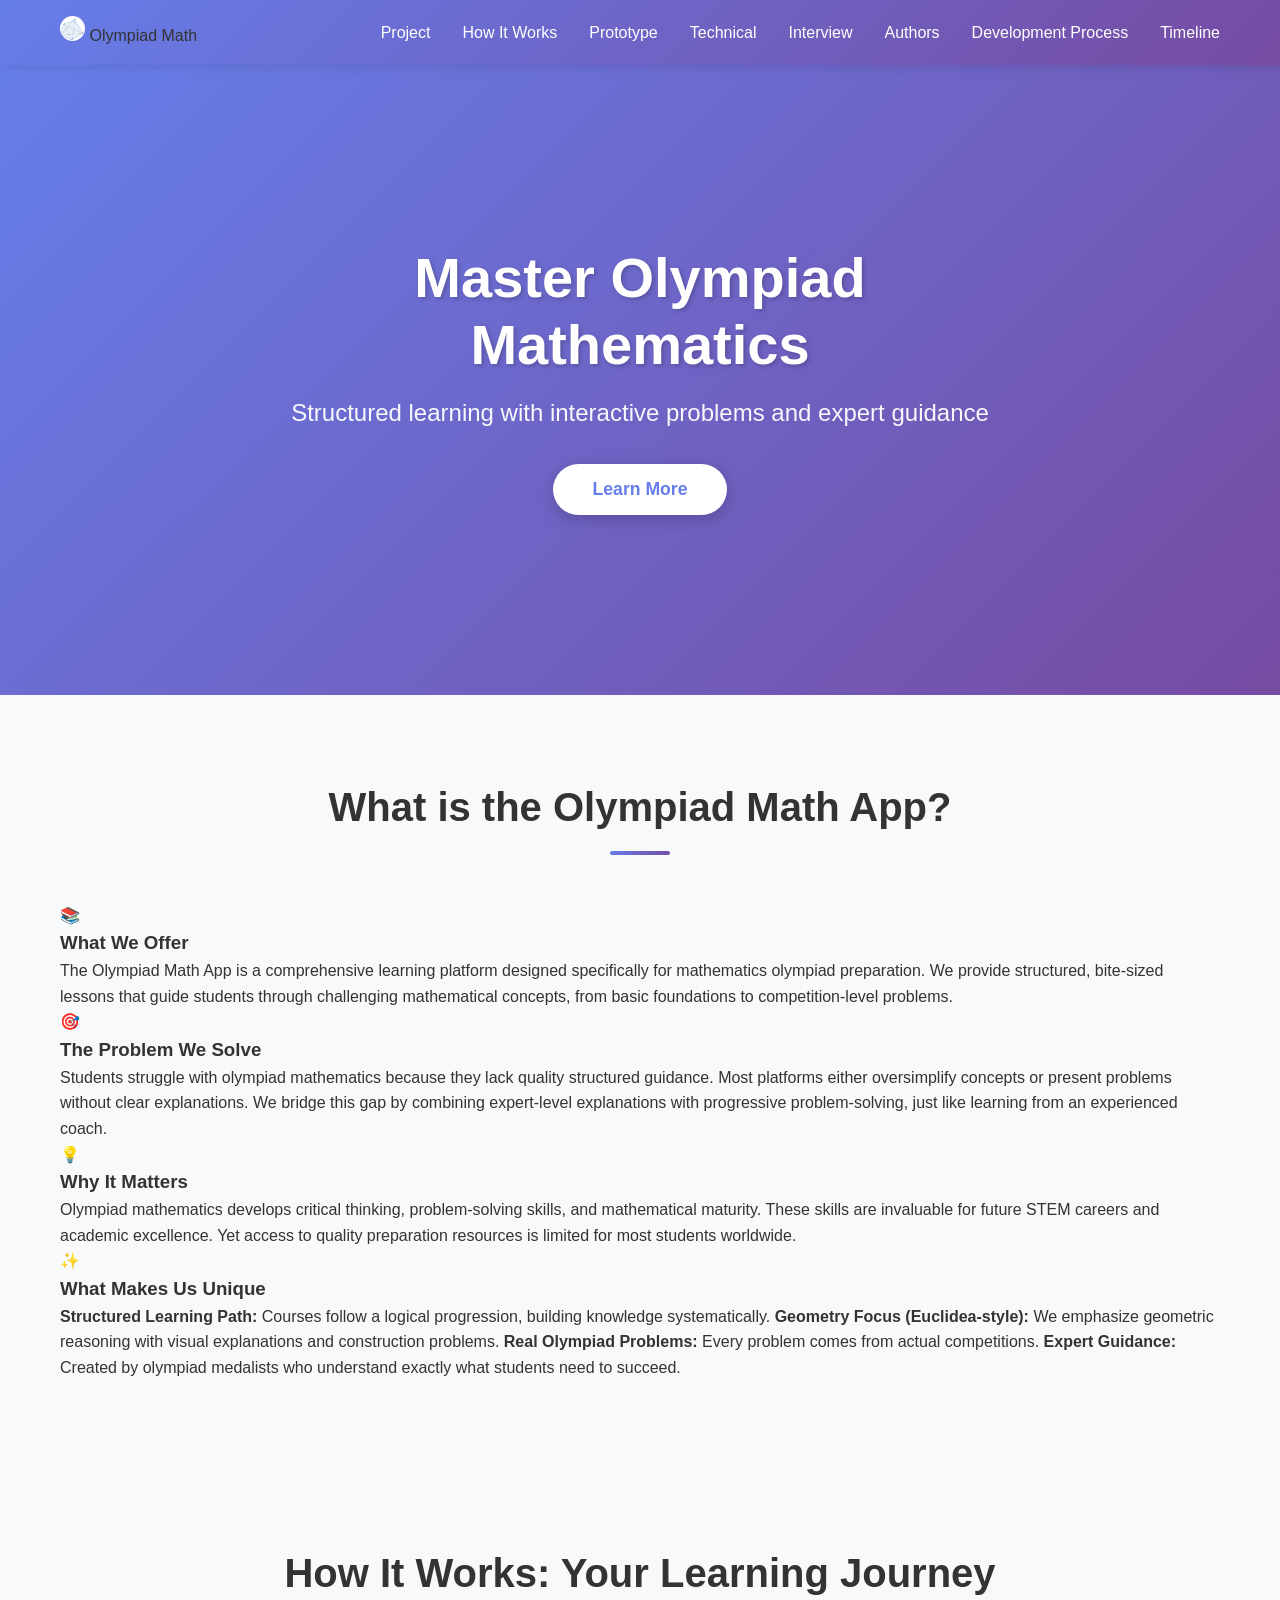
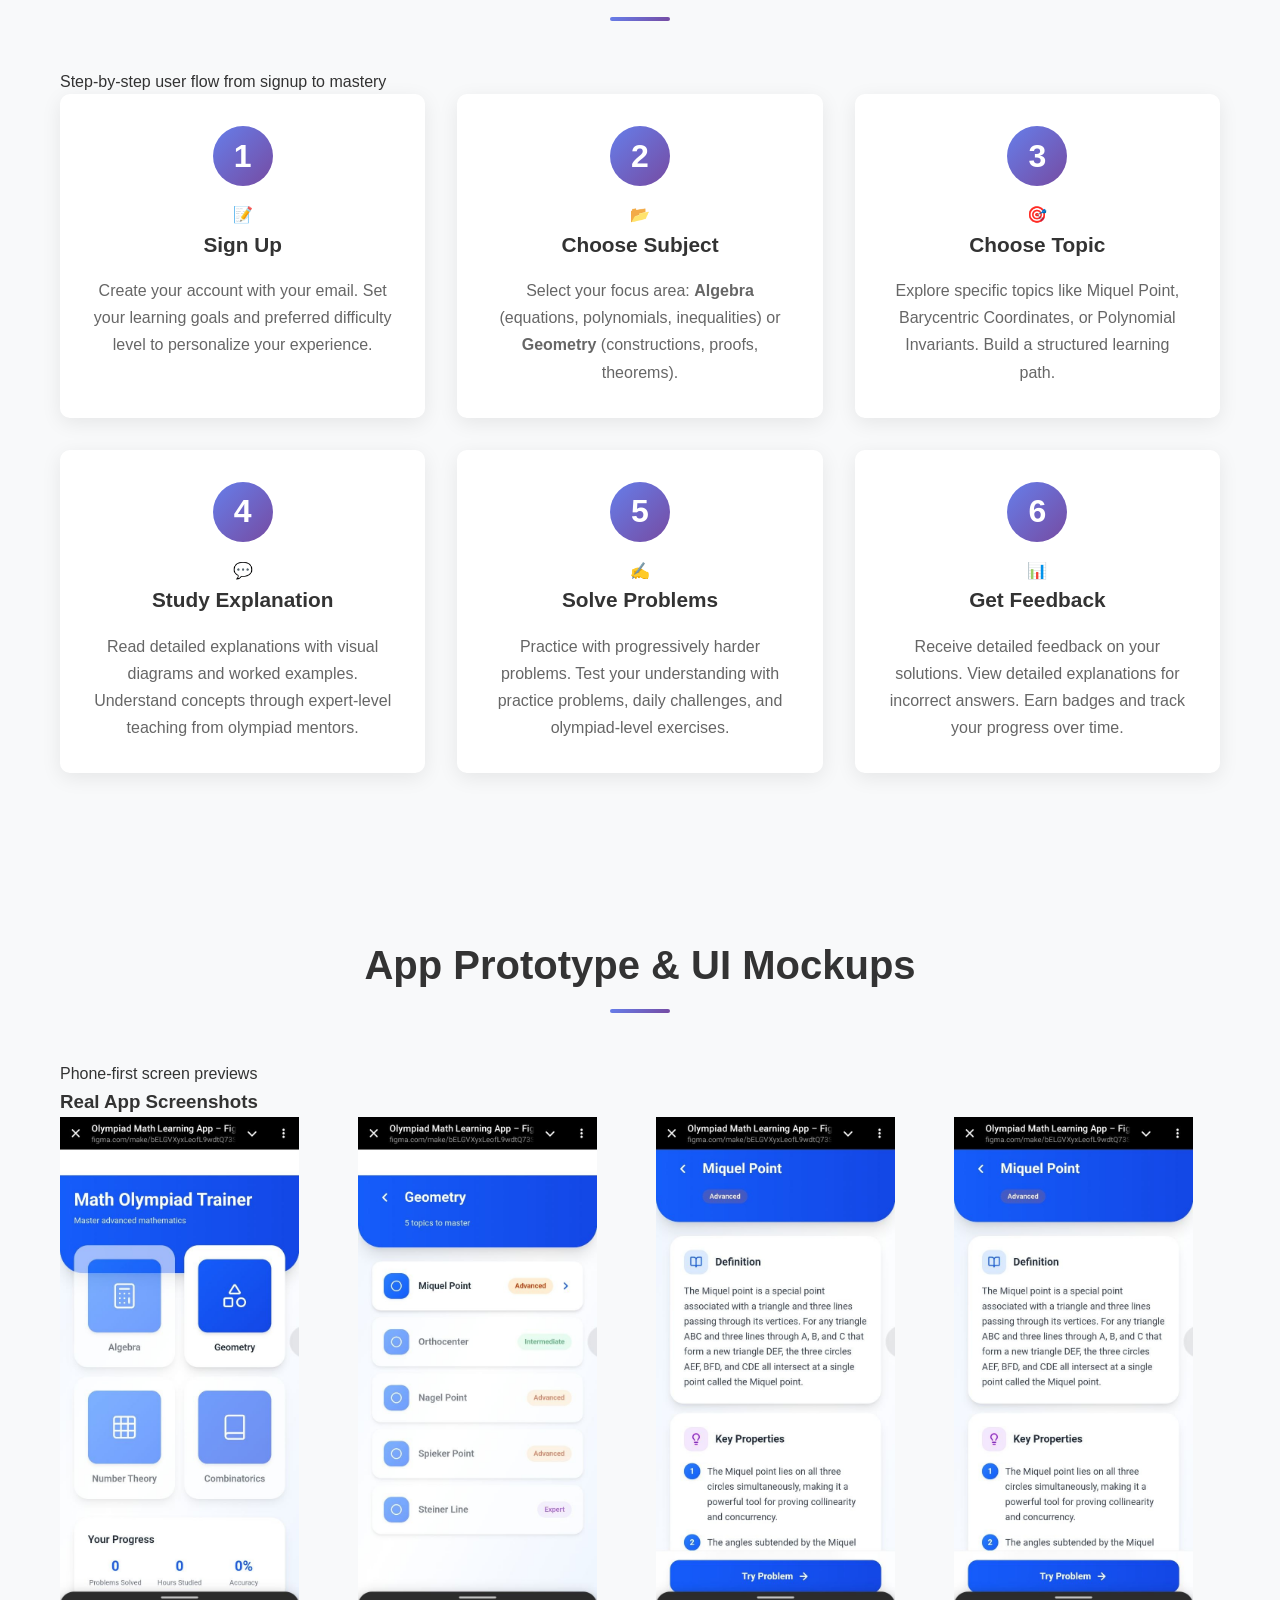
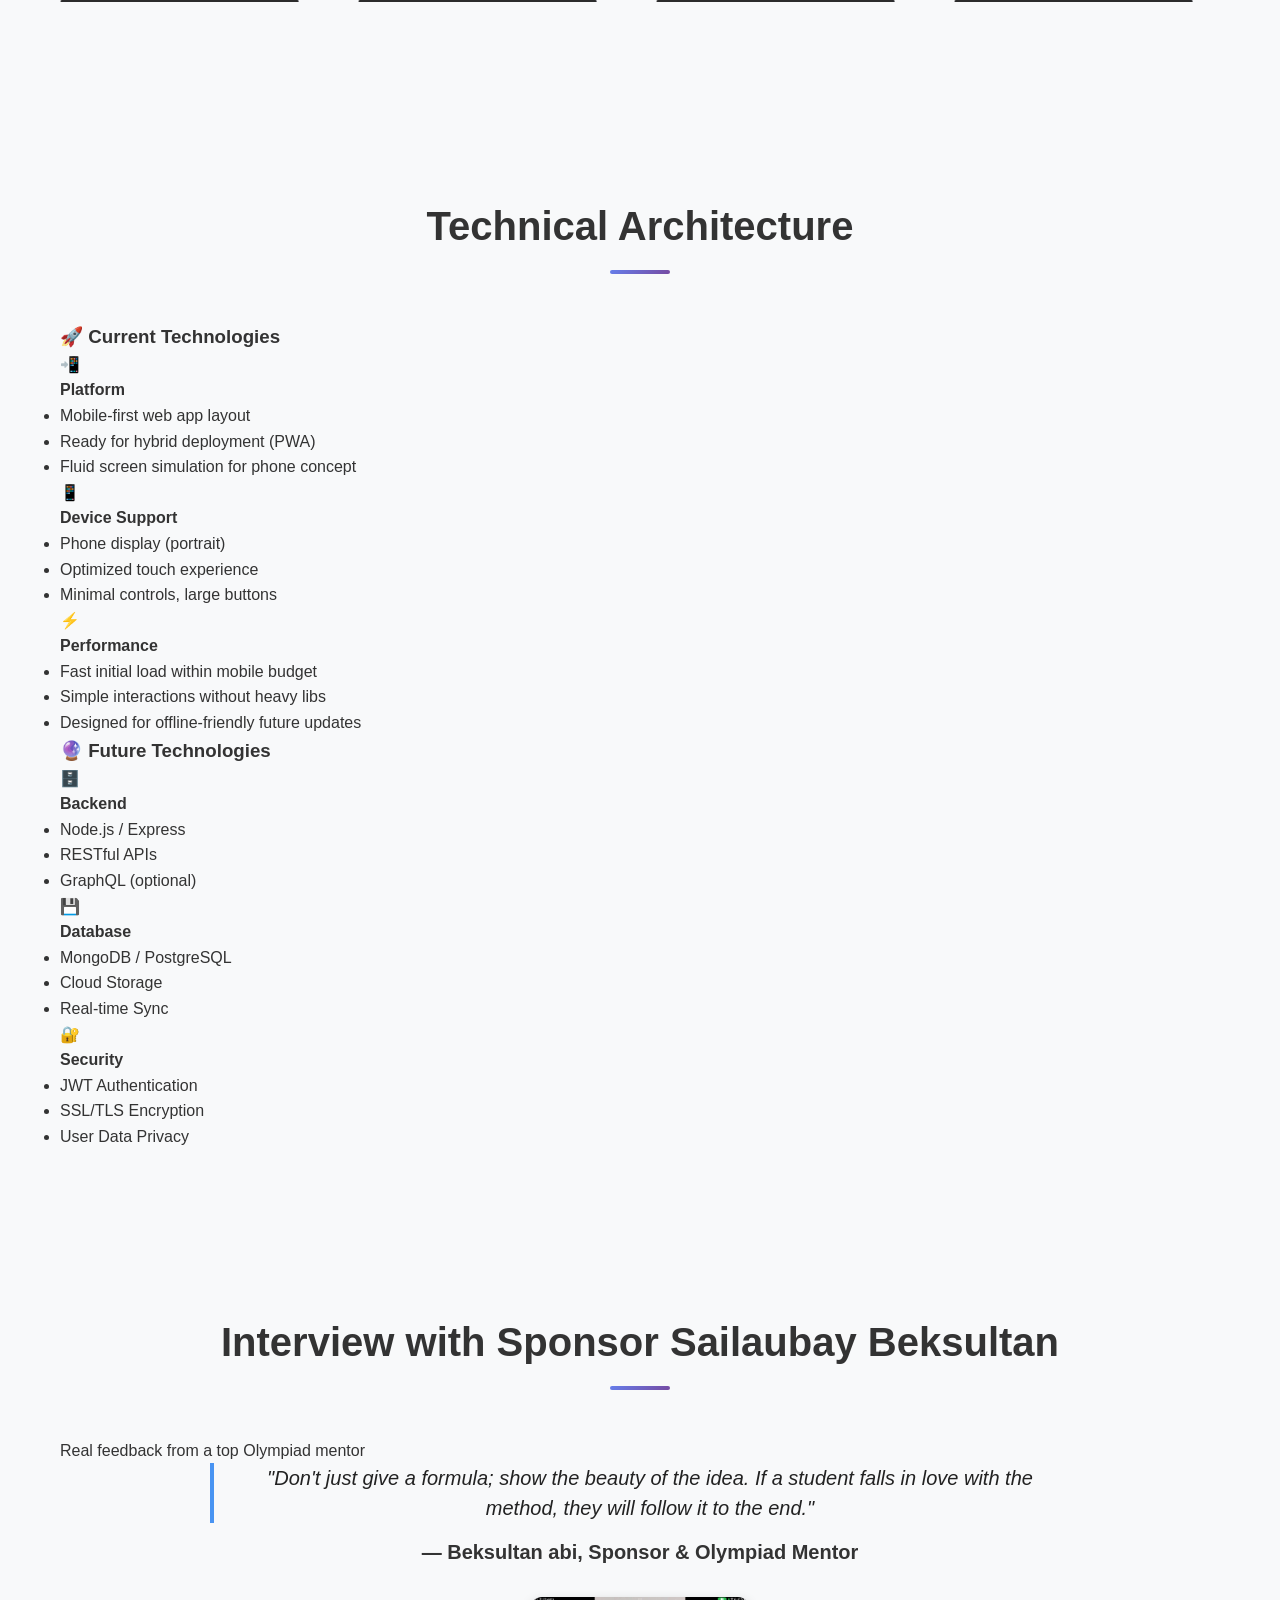
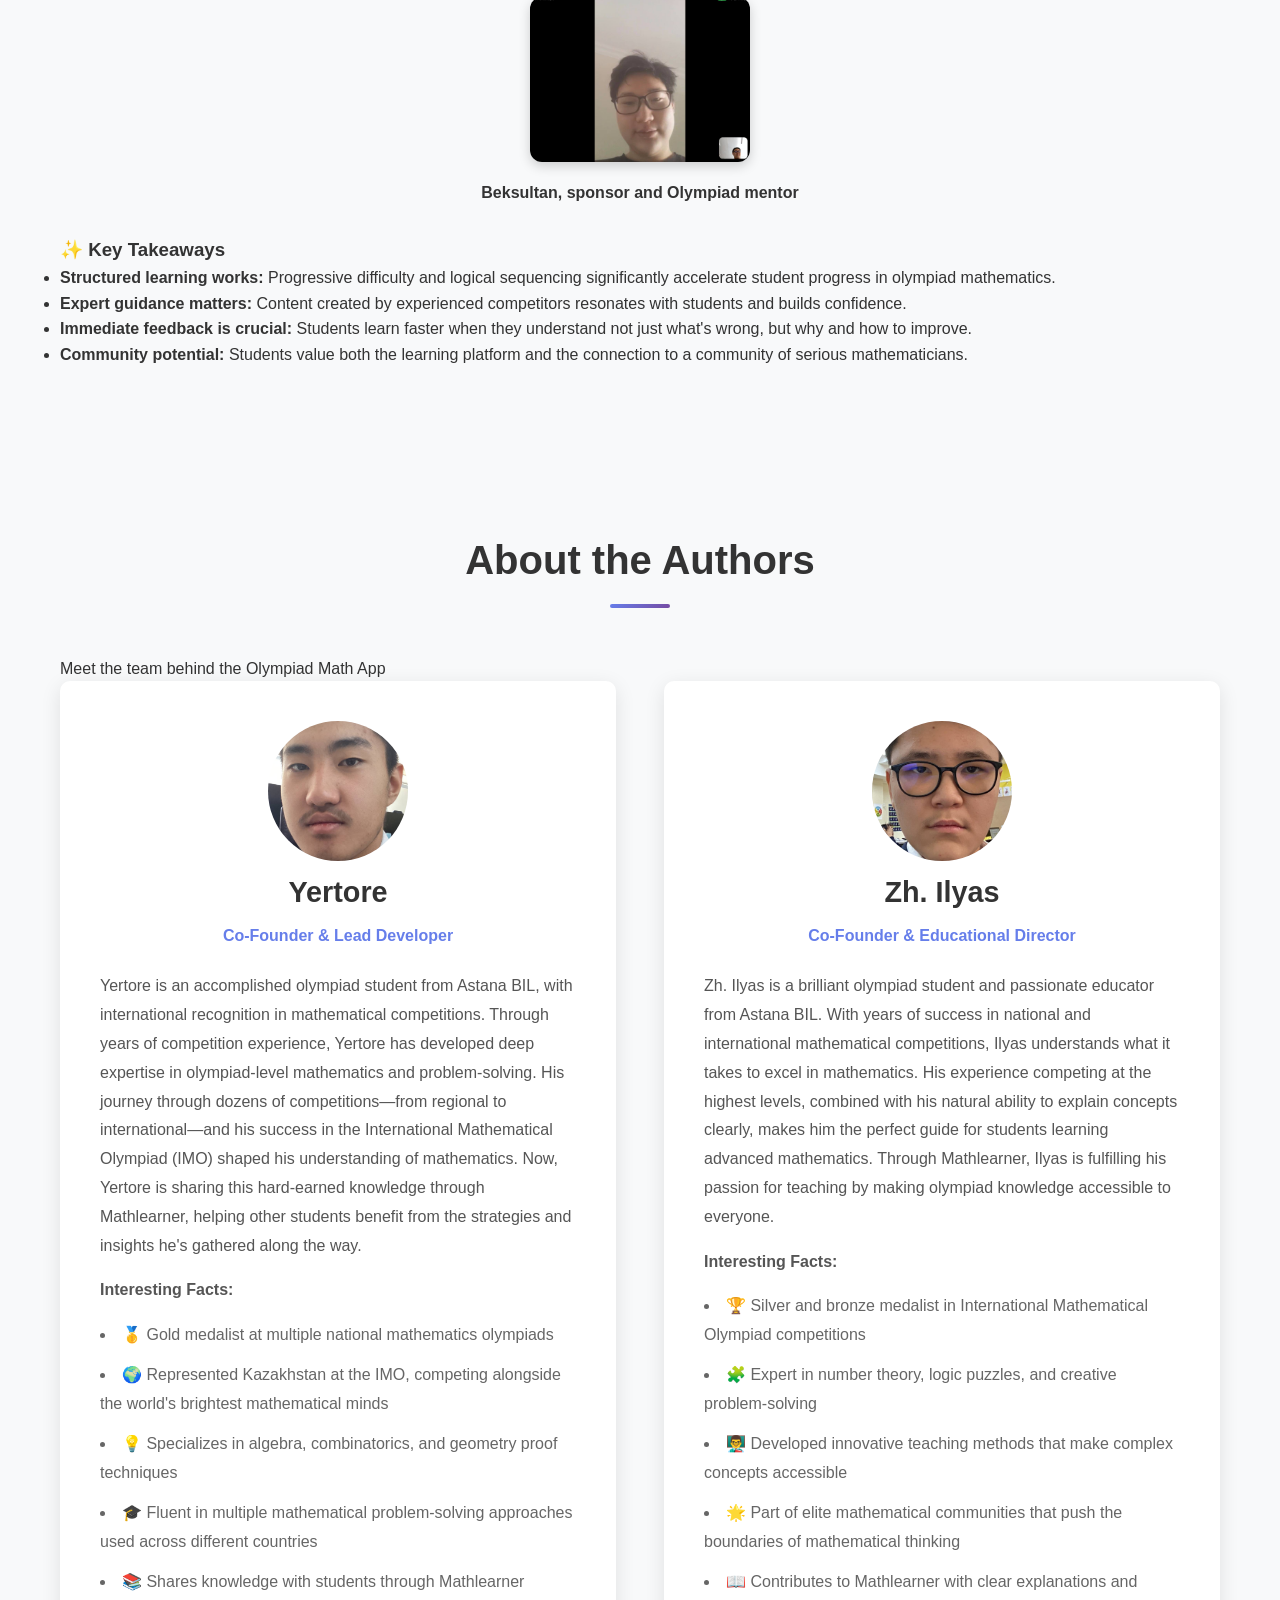
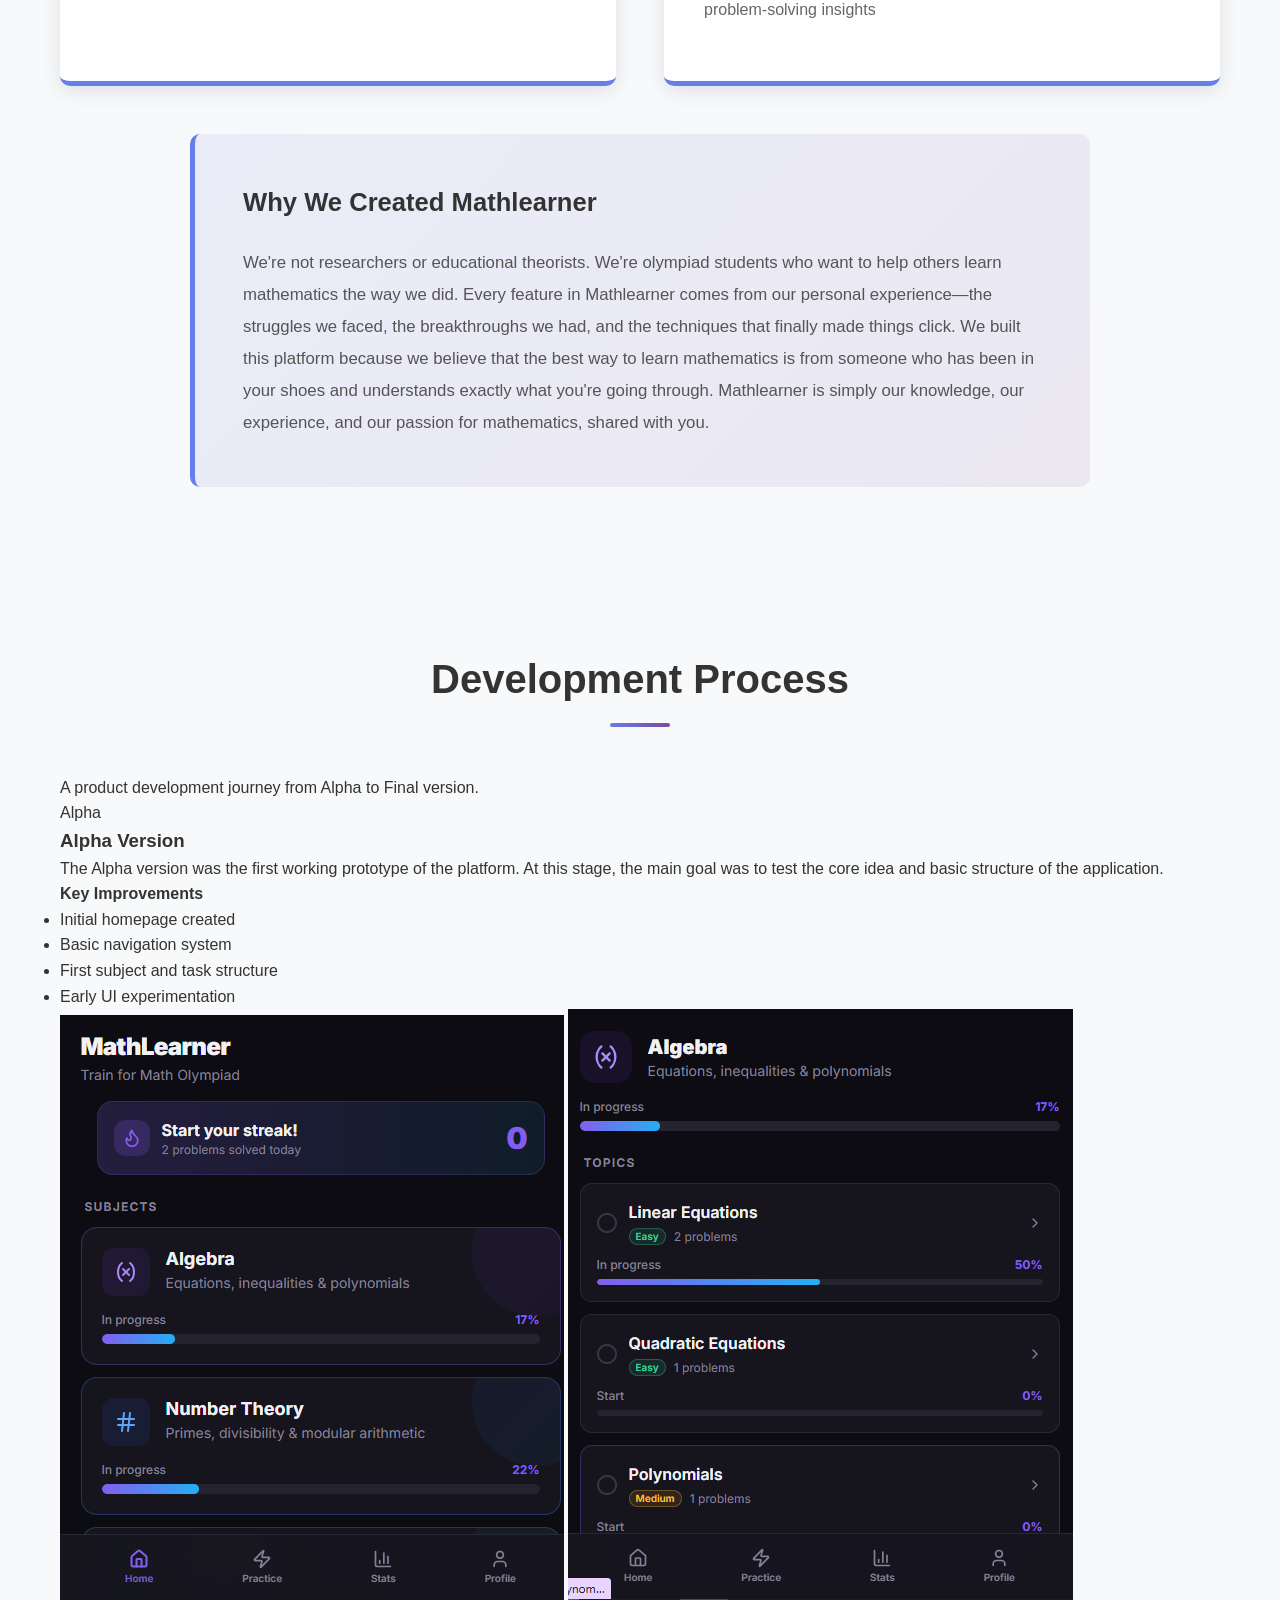
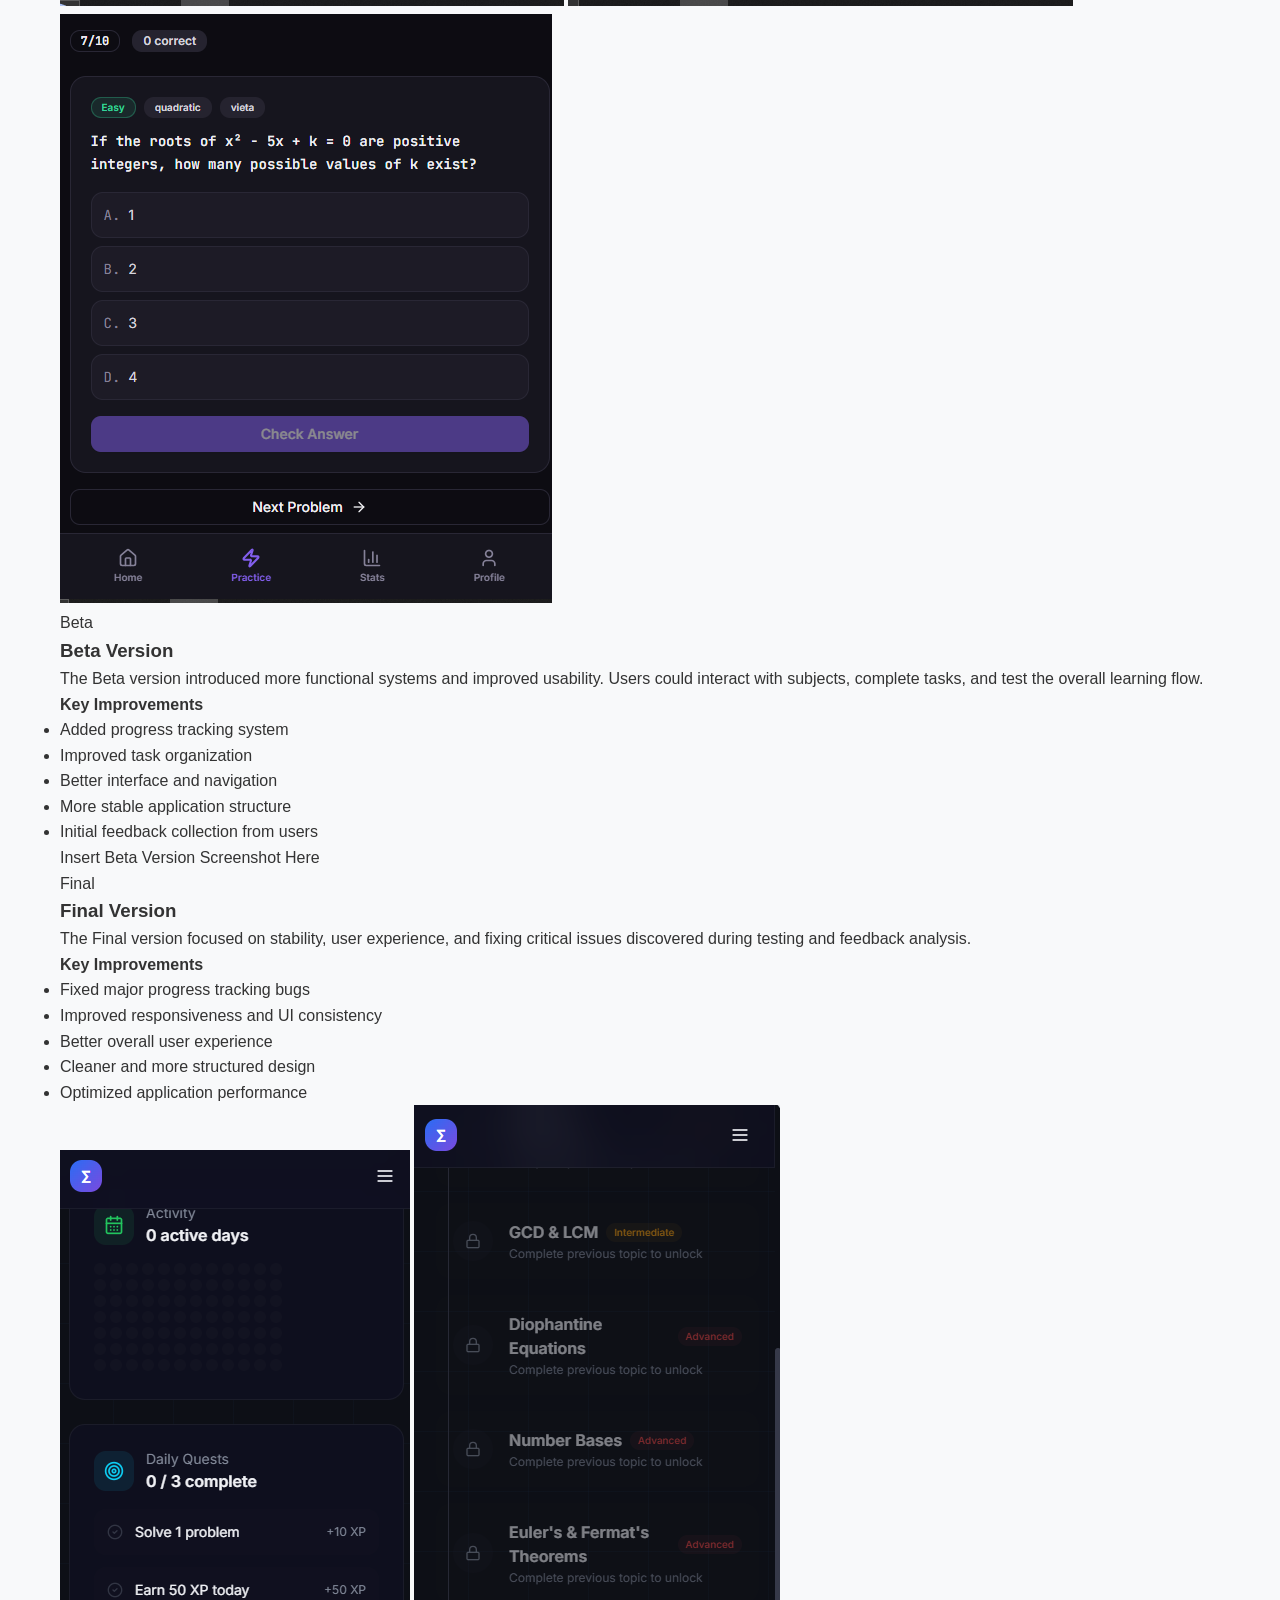
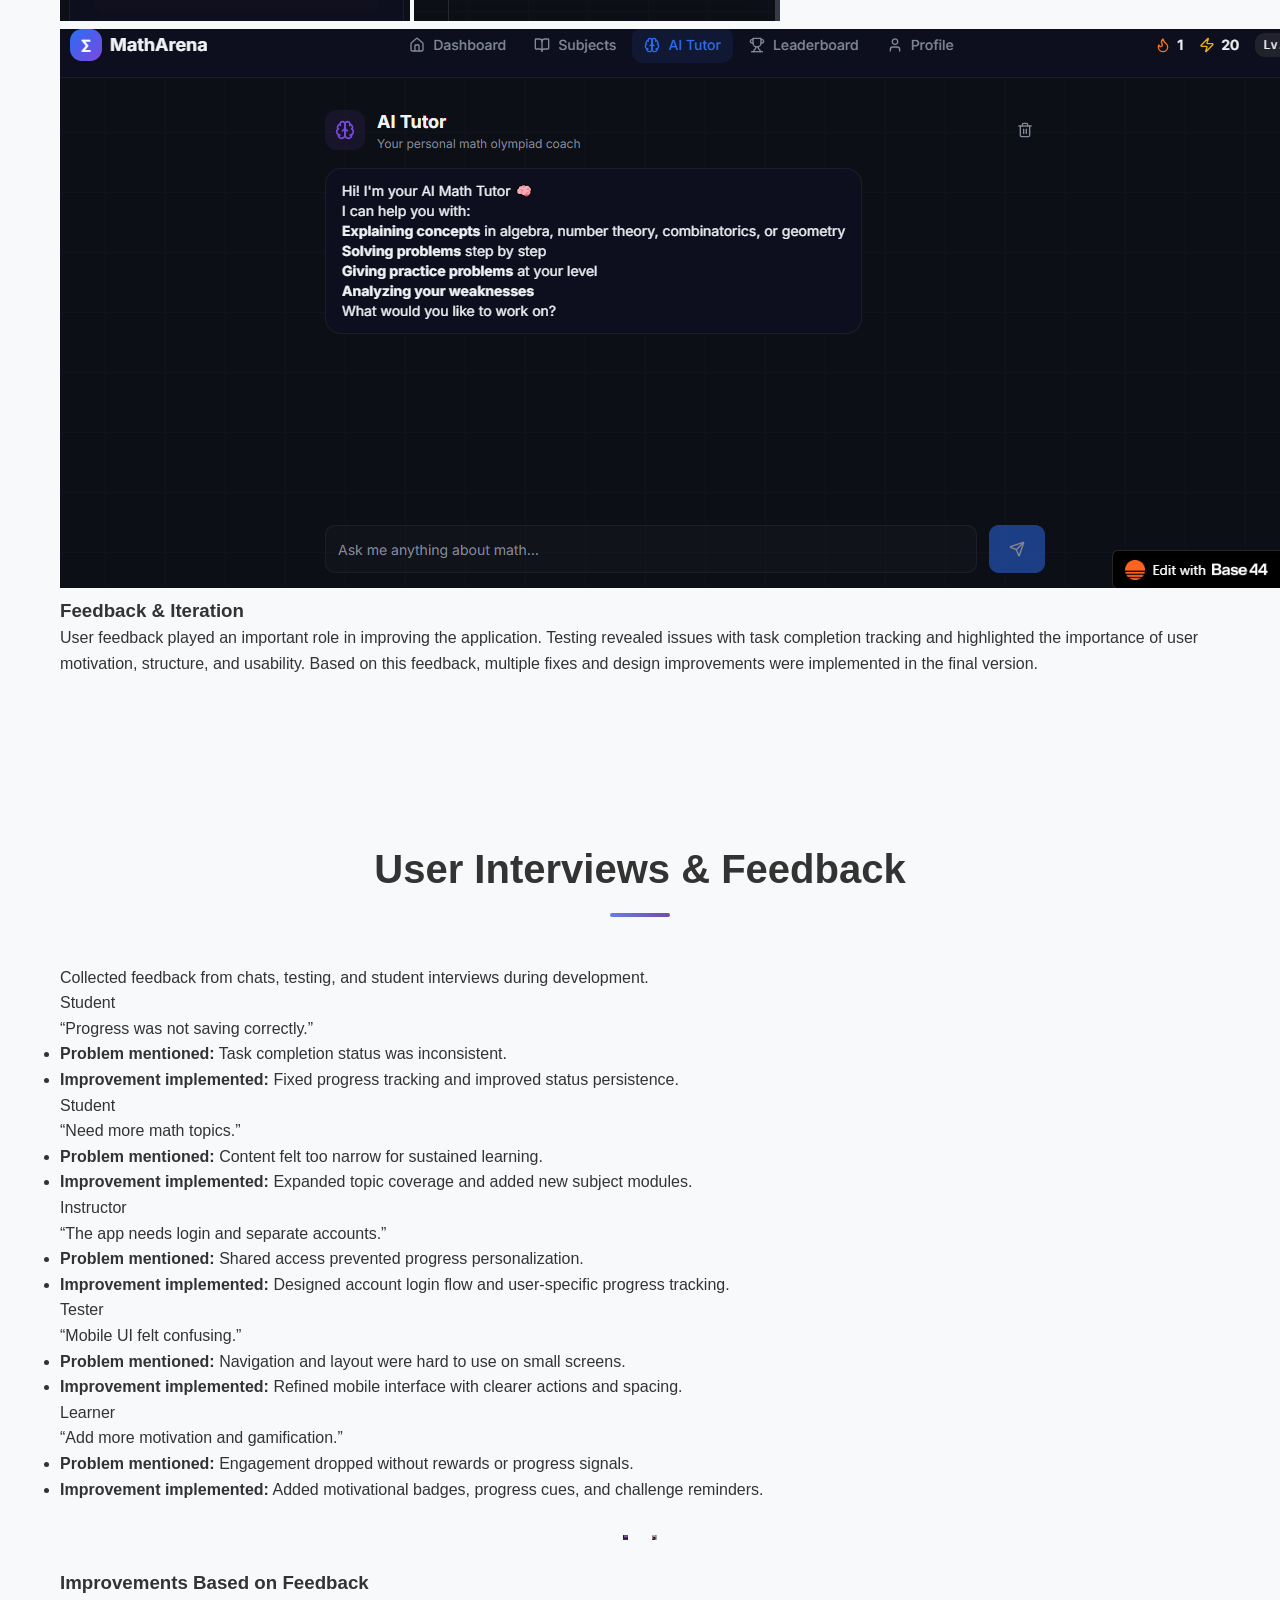
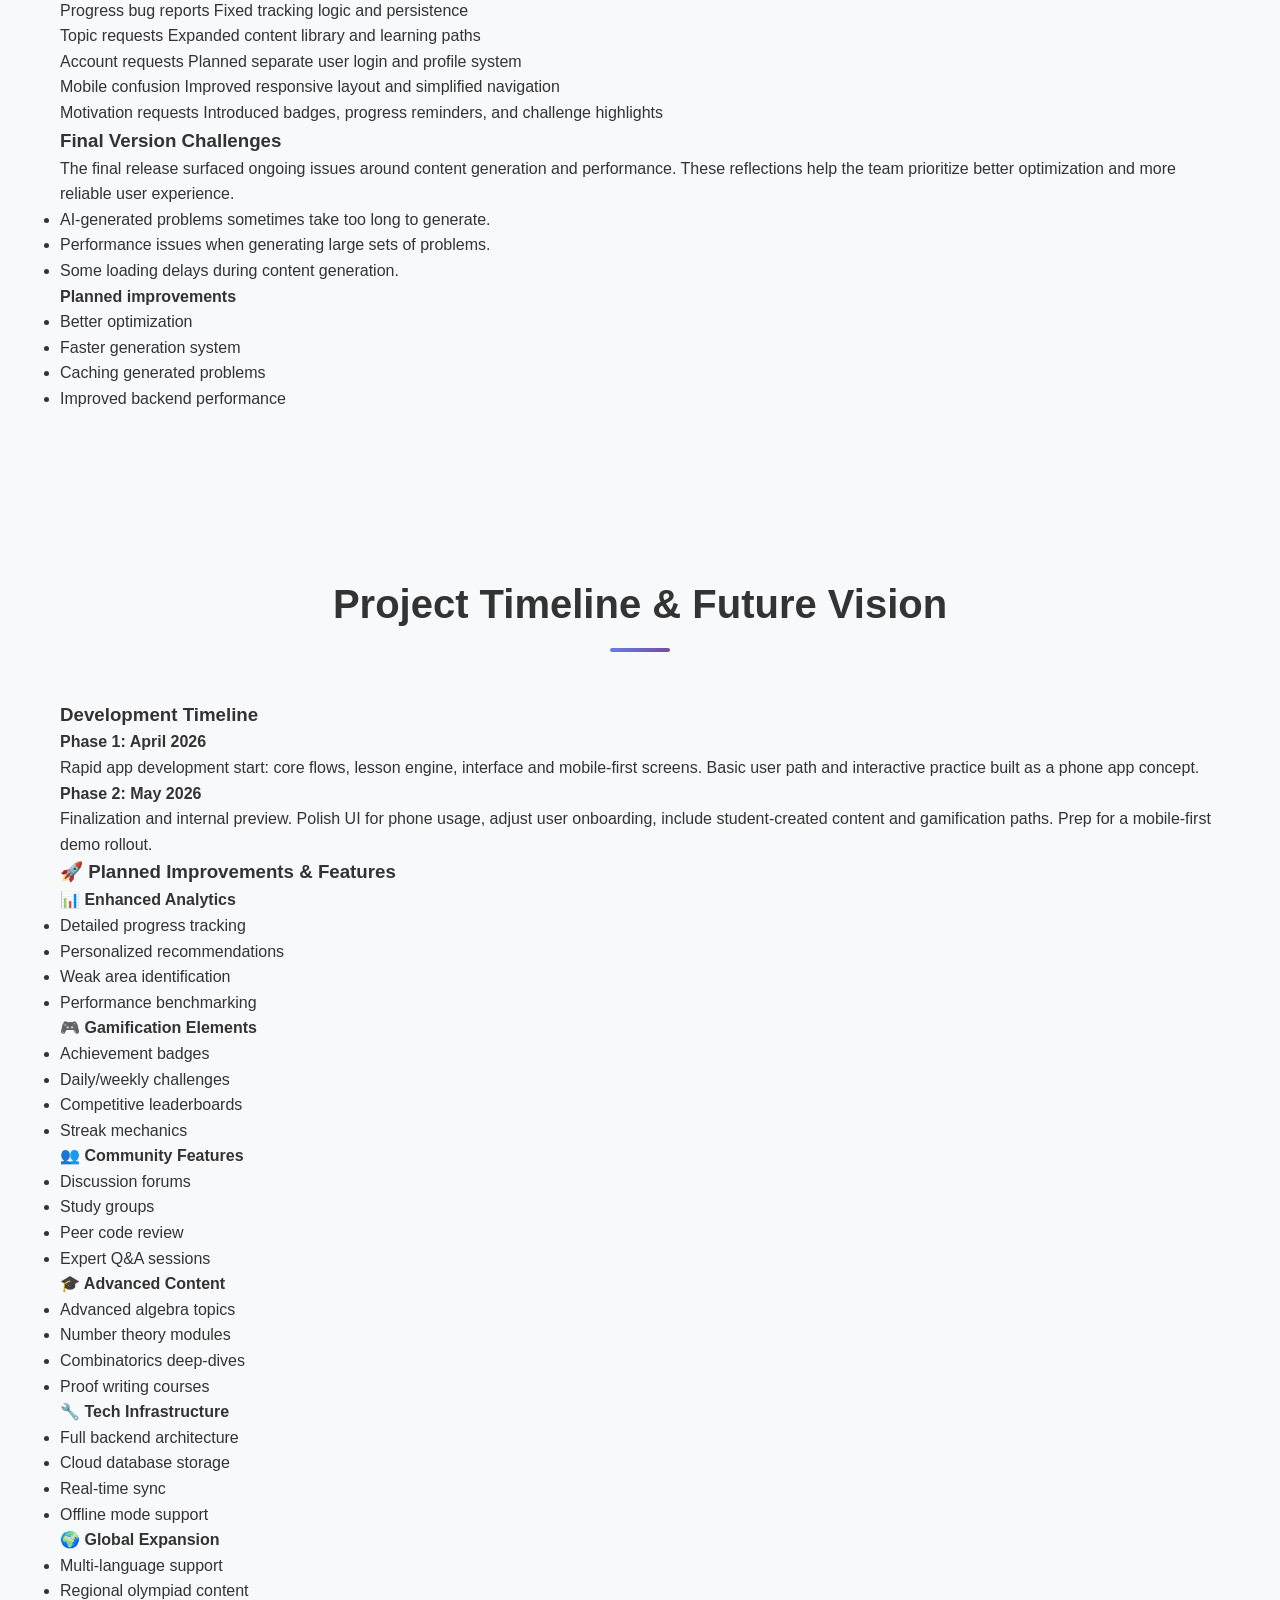
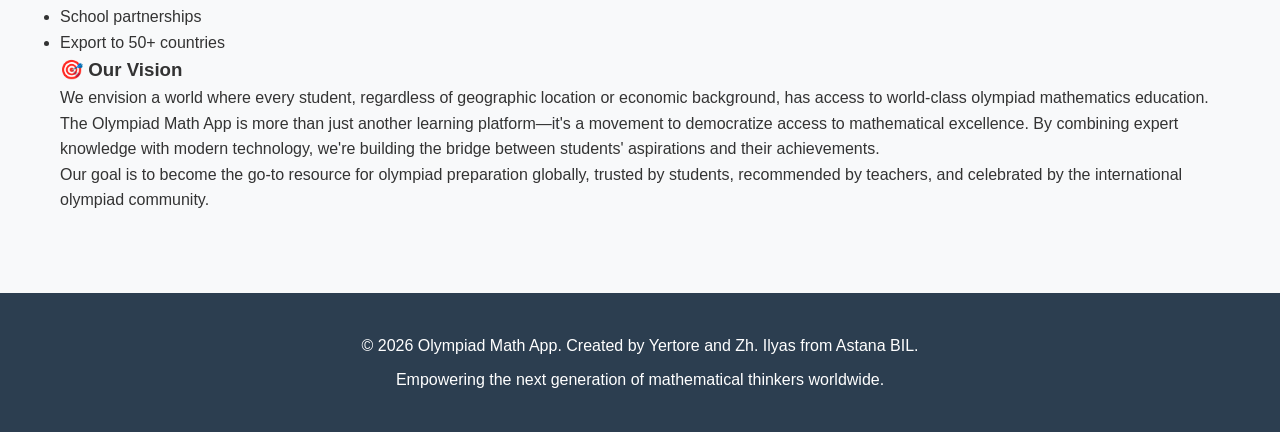
<file: index.html>
<!DOCTYPE html>
<html lang="en">
<head>
    <meta charset="UTF-8">
    <meta name="viewport" content="width=device-width, initial-scale=1.0">
    <title>Olympiad Math App - Master Mathematics Like Never Before</title>
    <link rel="stylesheet" href="styles.css">
</head>
<body>
    <!-- Navigation Bar -->
    <nav class="navbar">
        <div class="nav-container">
            <div class="logo">
                <img src="LOGO appl.PNG" alt="Olympiad Math App Logo" class="logo-image" style="height: 25px; width: 25px; border-radius: 50%; object-fit: cover;">
                <span class="logo-text">Olympiad Math</span>
            </div>
            <ul class="nav-menu">
                <li><a href="#project" class="nav-link">Project</a></li>
                <li><a href="#functionality" class="nav-link">How It Works</a></li>
                <li><a href="#prototype" class="nav-link">Prototype</a></li>
                <li><a href="#technical" class="nav-link">Technical</a></li>
                <li><a href="#interview" class="nav-link">Interview</a></li>
                <li><a href="#creators" class="nav-link">Authors</a></li>
                <li><a href="#development-process" class="nav-link">Development Process</a></li>
                <li><a href="#timeline" class="nav-link">Timeline</a></li>
            </ul>
            <div class="hamburger">
                <span></span>
                <span></span>
                <span></span>
            </div>
        </div>
    </nav>

    <!-- Hero Section -->
    <section class="hero">
        <div class="hero-content">
            <h1 class="hero-title">Master Olympiad Mathematics</h1>
            <p class="hero-subtitle">Structured learning with interactive problems and expert guidance</p>
            <button class="cta-button" onclick="document.getElementById('project').scrollIntoView({behavior: 'smooth'})">Learn More</button>
        </div>
    </section>

    <!-- Section 1: Project Description -->
    <section id="project" class="section">
        <div class="container">
            <h2 class="section-title">What is the Olympiad Math App?</h2>
            <div class="project-description">
                <div class="description-card">
                    <div class="description-icon">📚</div>
                    <h3>What We Offer</h3>
                    <p>The Olympiad Math App is a comprehensive learning platform designed specifically for mathematics olympiad preparation. We provide structured, bite-sized lessons that guide students through challenging mathematical concepts, from basic foundations to competition-level problems.</p>
                </div>
                <div class="description-card">
                    <div class="description-icon">🎯</div>
                    <h3>The Problem We Solve</h3>
                    <p>Students struggle with olympiad mathematics because they lack quality structured guidance. Most platforms either oversimplify concepts or present problems without clear explanations. We bridge this gap by combining expert-level explanations with progressive problem-solving, just like learning from an experienced coach.</p>
                </div>
                <div class="description-card">
                    <div class="description-icon">💡</div>
                    <h3>Why It Matters</h3>
                    <p>Olympiad mathematics develops critical thinking, problem-solving skills, and mathematical maturity. These skills are invaluable for future STEM careers and academic excellence. Yet access to quality preparation resources is limited for most students worldwide.</p>
                </div>
                <div class="description-card">
                    <div class="description-icon">✨</div>
                    <h3>What Makes Us Unique</h3>
                    <p><strong>Structured Learning Path:</strong> Courses follow a logical progression, building knowledge systematically. <strong>Geometry Focus (Euclidea-style):</strong> We emphasize geometric reasoning with visual explanations and construction problems. <strong>Real Olympiad Problems:</strong> Every problem comes from actual competitions. <strong>Expert Guidance:</strong> Created by olympiad medalists who understand exactly what students need to succeed.</p>
                </div>
            </div>
        </div>
    </section>

    <!-- Section 2: Full Functionality - User Flow -->
    <section id="functionality" class="section section-alt">
        <div class="container">
            <h2 class="section-title">How It Works: Your Learning Journey</h2>
            <p class="section-subtitle">Step-by-step user flow from signup to mastery</p>
            <div class="steps-container">
                <div class="step-card">
                    <div class="step-number">1</div>
                    <div class="step-icon">📝</div>
                    <h3>Sign Up</h3>
                    <p>Create your account with your email. Set your learning goals and preferred difficulty level to personalize your experience.</p>
                </div>
                <div class="step-card">
                    <div class="step-number">2</div>
                    <div class="step-icon">📂</div>
                    <h3>Choose Subject</h3>
                    <p>Select your focus area: <strong>Algebra</strong> (equations, polynomials, inequalities) or <strong>Geometry</strong> (constructions, proofs, theorems).</p>
                </div>
                <div class="step-card">
                    <div class="step-number">3</div>
                    <div class="step-icon">🎯</div>
                    <h3>Choose Topic</h3>
                    <p>Explore specific topics like Miquel Point, Barycentric Coordinates, or Polynomial Invariants. Build a structured learning path.</p>
                </div>
                <div class="step-card">
                    <div class="step-number">4</div>
                    <div class="step-icon">💬</div>
                    <h3>Study Explanation</h3>
                    <p>Read detailed explanations with visual diagrams and worked examples. Understand concepts through expert-level teaching from olympiad mentors.</p>
                </div>
                <div class="step-card">
                    <div class="step-number">5</div>
                    <div class="step-icon">✍️</div>
                    <h3>Solve Problems</h3>
                    <p>Practice with progressively harder problems. Test your understanding with practice problems, daily challenges, and olympiad-level exercises.</p>
                </div>
                <div class="step-card">
                    <div class="step-number">6</div>
                    <div class="step-icon">📊</div>
                    <h3>Get Feedback</h3>
                    <p>Receive detailed feedback on your solutions. View detailed explanations for incorrect answers. Earn badges and track your progress over time.</p>
                </div>
            </div>
        </div>
    </section>

    <!-- Section 3: Prototype - UI Mockups -->
    <section id="prototype" class="section">
        <div class="container">
            <h2 class="section-title">App Prototype & UI Mockups</h2>
            <p class="section-subtitle">Phone-first screen previews</p>

            <div class="screenshots-section">
                <h3>Real App Screenshots</h3>
                <div class="prototype-gallery">
                    <img src="home.jpg" alt="App Screenshot Home" class="prototype-image" style="max-width: 1200px; width: 90%;">
                    <img src="geom.jpg" alt="App Screenshot Geometry" class="prototype-image" style="max-width: 1200px; width: 90%;">
                    <img src="miq.jpg" alt="App Screenshot Miquel" class="prototype-image" style="max-width: 1200px; width: 90%;">
                    <img src="miq.jpg" alt="App Screenshot Miquel" class="prototype-image" style="max-width: 1200px; width: 90%;">
                </div>
            </div>
        </div>
    </section>

    <!-- Section 4: Technical Requirements -->
    <section id="technical" class="section section-alt">
        <div class="container">
            <h2 class="section-title">Technical Architecture</h2>
            
            <div class="tech-section">
                <h3 class="tech-subtitle">🚀 Current Technologies</h3>
                <div class="tech-grid">
                    <div class="tech-card">
                        <div class="tech-icon">📲</div>
                        <h4>Platform</h4>
                        <ul class="tech-list">
                            <li>Mobile-first web app layout</li>
                            <li>Ready for hybrid deployment (PWA)</li>
                            <li>Fluid screen simulation for phone concept</li>
                        </ul>
                    </div>
                    <div class="tech-card">
                        <div class="tech-icon">📱</div>
                        <h4>Device Support</h4>
                        <ul class="tech-list">
                            <li>Phone display (portrait)</li>
                            <li>Optimized touch experience</li>
                            <li>Minimal controls, large buttons</li>
                        </ul>
                    </div>
                    <div class="tech-card">
                        <div class="tech-icon">⚡</div>
                        <h4>Performance</h4>
                        <ul class="tech-list">
                            <li>Fast initial load within mobile budget</li>
                            <li>Simple interactions without heavy libs</li>
                            <li>Designed for offline-friendly future updates</li>
                        </ul>
                    </div>
                </div>
            </div>

            <div class="tech-section">
                <h3 class="tech-subtitle">🔮 Future Technologies</h3>
                <div class="tech-grid">
                    <div class="tech-card">
                        <div class="tech-icon">🗄️</div>
                        <h4>Backend</h4>
                        <ul class="tech-list">
                            <li>Node.js / Express</li>
                            <li>RESTful APIs</li>
                            <li>GraphQL (optional)</li>
                        </ul>
                    </div>
                    <div class="tech-card">
                        <div class="tech-icon">💾</div>
                        <h4>Database</h4>
                        <ul class="tech-list">
                            <li>MongoDB / PostgreSQL</li>
                            <li>Cloud Storage</li>
                            <li>Real-time Sync</li>
                        </ul>
                    </div>
                    <div class="tech-card">
                        <div class="tech-icon">🔐</div>
                        <h4>Security</h4>
                        <ul class="tech-list">
                            <li>JWT Authentication</li>
                            <li>SSL/TLS Encryption</li>
                            <li>User Data Privacy</li>
                        </ul>
                    </div>
                </div>
            </div>
        </div>
    </section>

    <!-- Section 5: Sponsor Interview -->
    <section id="interview" class="section">
        <div class="container">
            <h2 class="section-title">Interview with Sponsor Sailaubay Beksultan</h2>
            <p class="section-subtitle">Real feedback from a top Olympiad mentor</p>
            <div class="interview-container" style="text-align:center;">
                <div class="interview-quote" style="max-width: 860px; margin: 0 auto; font-size: 1.25rem; line-height: 1.5;">
                    <blockquote style="border-left: 4px solid #4994f2; padding-left: 16px; color: #222; font-style: italic;">
                        "Don't just give a formula; show the beauty of the idea. If a student falls in love with the method, they will follow it to the end."
                    </blockquote>
                    <p style="margin-top: 14px; font-weight: 700;">— Beksultan abi, Sponsor & Olympiad Mentor</p>
                </div>
            </div>

            <div class="sponsor-photo" style="text-align:center; margin: 30px 0;">
                <img src="Bexabi.jpg" alt="Sponsor Beksultan" style="max-width: 220px; width: 100%; height: auto; border-radius: 12px; box-shadow: 0 4px 12px rgba(0,0,0,0.18);" />
                <p style="margin-top: 10px; font-weight: 600;">Beksultan, sponsor and Olympiad mentor</p>
            </div>

            <div class="interview-conclusion">
                <h3>✨ Key Takeaways</h3>
                <ul class="conclusion-list">
                    <li><strong>Structured learning works:</strong> Progressive difficulty and logical sequencing significantly accelerate student progress in olympiad mathematics.</li>
                    <li><strong>Expert guidance matters:</strong> Content created by experienced competitors resonates with students and builds confidence.</li>
                    <li><strong>Immediate feedback is crucial:</strong> Students learn faster when they understand not just what's wrong, but why and how to improve.</li>
                    <li><strong>Community potential:</strong> Students value both the learning platform and the connection to a community of serious mathematicians.</li>
                </ul>
            </div>
        </div>
    </section>

    <!-- Section 6: About Authors -->
    <section id="creators" class="section section-alt">
        <div class="container">
            <h2 class="section-title">About the Authors</h2>
            <p class="section-subtitle">Meet the team behind the Olympiad Math App</p>
            <div class="creators-grid">
                <div class="creator-card">
                    <img src="Yertore.jpg" alt="Yertore" class="creator-photo" style="width: 140px; height: 140px; border-radius: 50%; object-fit: cover;">
                    <h3>Yertore</h3>
                    <p class="title">Co-Founder & Lead Developer</p>
                    <div class="creator-bio">
                        <p>
                        Yertore is an accomplished olympiad student from Astana BIL, with international recognition in mathematical competitions. Through years of competition experience, Yertore has developed deep expertise in olympiad-level mathematics and problem-solving. His journey through dozens of competitions—from regional to international—and his success in the International Mathematical Olympiad (IMO) shaped his understanding of mathematics. Now, Yertore is sharing this hard-earned knowledge through Mathlearner, helping other students benefit from the strategies and insights he's gathered along the way.
                        </p>
                        <p>
                            <strong>Interesting Facts:</strong>
                        </p>
                        <ul>
                            <li>🥇 Gold medalist at multiple national mathematics olympiads</li>
                            <li>🌍 Represented Kazakhstan at the IMO, competing alongside the world's brightest mathematical minds</li>
                            <li>💡 Specializes in algebra, combinatorics, and geometry proof techniques</li>
                            <li>🎓 Fluent in multiple mathematical problem-solving approaches used across different countries</li>
                            <li>📚 Shares knowledge with students through Mathlearner</li>
                        </ul>
                    </div>
                </div>

                <div class="creator-card">
                    <img src="Ilyas zh.jpg" alt="Zh. Ilyas" class="creator-photo" style="width: 140px; height: 140px; border-radius: 50%; object-fit: cover;">
                    <h3>Zh. Ilyas</h3>
                    <p class="title">Co-Founder & Educational Director</p>
                    <div class="creator-bio">
                        <p>
                        Zh. Ilyas is a brilliant olympiad student and passionate educator from Astana BIL. With years of success in national and international mathematical competitions, Ilyas understands what it takes to excel in mathematics. His experience competing at the highest levels, combined with his natural ability to explain concepts clearly, makes him the perfect guide for students learning advanced mathematics. Through Mathlearner, Ilyas is fulfilling his passion for teaching by making olympiad knowledge accessible to everyone.
                        </p>
                        <p>
                            <strong>Interesting Facts:</strong>
                        </p>
                        <ul>
                            <li>🏆 Silver and bronze medalist in International Mathematical Olympiad competitions</li>
                            <li>🧩 Expert in number theory, logic puzzles, and creative problem-solving</li>
                            <li>👨‍🏫 Developed innovative teaching methods that make complex concepts accessible</li>
                            <li>🌟 Part of elite mathematical communities that push the boundaries of mathematical thinking</li>
                            <li>📖 Contributes to Mathlearner with clear explanations and problem-solving insights</li>
                        </ul>
                    </div>
                </div>
            </div>

            <div class="olympiad-insights">
                <h3>Why We Created Mathlearner</h3>
                <p>
                    We're not researchers or educational theorists. We're olympiad students who want to help others learn mathematics the way we did. Every feature in Mathlearner comes from our personal experience—the struggles we faced, the breakthroughs we had, and the techniques that finally made things click. We built this platform because we believe that the best way to learn mathematics is from someone who has been in your shoes and understands exactly what you're going through. Mathlearner is simply our knowledge, our experience, and our passion for mathematics, shared with you.
                </p>
            </div>
        </div>
    </section>

    <!-- Section 7: Development Process -->
    <section id="development-process" class="section section-alt">
        <div class="container">
            <h2 class="section-title">Development Process</h2>
            <p class="section-subtitle">A product development journey from Alpha to Final version.</p>

            <div class="dev-process-grid">
                <article class="dev-process-stage">
                    <div class="stage-badge">Alpha</div>
                    <div class="stage-card">
                        <h3>Alpha Version</h3>
                        <p>The Alpha version was the first working prototype of the platform. At this stage, the main goal was to test the core idea and basic structure of the application.</p>
                        <div class="stage-details">
                            <h4>Key Improvements</h4>
                            <ul>
                                <li>Initial homepage created</li>
                                <li>Basic navigation system</li>
                                <li>First subject and task structure</li>
                                <li>Early UI experimentation</li>
                            </ul>
                        </div>
                        <div class="stage-images">
                            <img src="alphav1.PNG" alt="Alpha Version Screenshot 1" class="stage-preview-image">
                            <img src="alphav2.PNG" alt="Alpha Version Screenshot 2" class="stage-preview-image">
                            <img src="alphav3.PNG" alt="Alpha Version Screenshot 3" class="stage-preview-image">
                        </div>
                    </div>
                </article>

                <article class="dev-process-stage">
                    <div class="stage-badge">Beta</div>
                    <div class="stage-card">
                        <h3>Beta Version</h3>
                        <p>The Beta version introduced more functional systems and improved usability. Users could interact with subjects, complete tasks, and test the overall learning flow.</p>
                        <div class="stage-details">
                            <h4>Key Improvements</h4>
                            <ul>
                                <li>Added progress tracking system</li>
                                <li>Improved task organization</li>
                                <li>Better interface and navigation</li>
                                <li>More stable application structure</li>
                                <li>Initial feedback collection from users</li>
                            </ul>
                        </div>
                        <div class="stage-placeholder">
                            <p>Insert Beta Version Screenshot Here</p>
                        </div>
                    </div>
                </article>

                <article class="dev-process-stage">
                    <div class="stage-badge">Final</div>
                    <div class="stage-card">
                        <h3>Final Version</h3>
                        <p>The Final version focused on stability, user experience, and fixing critical issues discovered during testing and feedback analysis.</p>
                        <div class="stage-details">
                            <h4>Key Improvements</h4>
                            <ul>
                                <li>Fixed major progress tracking bugs</li>
                                <li>Improved responsiveness and UI consistency</li>
                                <li>Better overall user experience</li>
                                <li>Cleaner and more structured design</li>
                                <li>Optimized application performance</li>
                            </ul>
                        </div>
                        <div class="stage-images">
                            <img src="finalv1.PNG" alt="Final Version Screenshot 1" class="stage-preview-image stage-preview-image--small">
                            <img src="finalv2.PNG" alt="Final Version Screenshot 2" class="stage-preview-image stage-preview-image--small">
                            <img src="finalv3.PNG" alt="Final Version Screenshot 3" class="stage-preview-image stage-preview-image--small">
                        </div>
                    </div>
                </article>
            </div>

            <div class="feedback-iteration">
                <h3>Feedback & Iteration</h3>
                <p>User feedback played an important role in improving the application. Testing revealed issues with task completion tracking and highlighted the importance of user motivation, structure, and usability. Based on this feedback, multiple fixes and design improvements were implemented in the final version.</p>
            </div>
        </div>
    </section>

    <!-- Section 8: User Interviews & Feedback -->
    <section id="user-feedback" class="section">
        <div class="container">
            <h2 class="section-title">User Interviews & Feedback</h2>
            <p class="section-subtitle">Collected feedback from chats, testing, and student interviews during development.</p>

            <div class="feedback-grid">
                <article class="feedback-card">
                    <div class="feedback-role">Student</div>
                    <p class="feedback-quote">“Progress was not saving correctly.”</p>
                    <ul>
                        <li><strong>Problem mentioned:</strong> Task completion status was inconsistent.</li>
                        <li><strong>Improvement implemented:</strong> Fixed progress tracking and improved status persistence.</li>
                    </ul>
                </article>
                <article class="feedback-card">
                    <div class="feedback-role">Student</div>
                    <p class="feedback-quote">“Need more math topics.”</p>
                    <ul>
                        <li><strong>Problem mentioned:</strong> Content felt too narrow for sustained learning.</li>
                        <li><strong>Improvement implemented:</strong> Expanded topic coverage and added new subject modules.</li>
                    </ul>
                </article>
                <article class="feedback-card">
                    <div class="feedback-role">Instructor</div>
                    <p class="feedback-quote">“The app needs login and separate accounts.”</p>
                    <ul>
                        <li><strong>Problem mentioned:</strong> Shared access prevented progress personalization.</li>
                        <li><strong>Improvement implemented:</strong> Designed account login flow and user-specific progress tracking.</li>
                    </ul>
                </article>
                <article class="feedback-card">
                    <div class="feedback-role">Tester</div>
                    <p class="feedback-quote">“Mobile UI felt confusing.”</p>
                    <ul>
                        <li><strong>Problem mentioned:</strong> Navigation and layout were hard to use on small screens.</li>
                        <li><strong>Improvement implemented:</strong> Refined mobile interface with clearer actions and spacing.</li>
                    </ul>
                </article>
                <article class="feedback-card">
                    <div class="feedback-role">Learner</div>
                    <p class="feedback-quote">“Add more motivation and gamification.”</p>
                    <ul>
                        <li><strong>Problem mentioned:</strong> Engagement dropped without rewards or progress signals.</li>
                        <li><strong>Improvement implemented:</strong> Added motivational badges, progress cues, and challenge reminders.</li>
                    </ul>
                </article>
            </div>

            <div class="interview-images" style="text-align: center; margin: 20px 0;">
                <img src="sponsor.jpg" alt="Sponsor" style="width: 5px; height: 5px; margin: 0 10px;">
                <img src="interview.PNG" alt="Interview" style="width: 5px; height: 5px; margin: 0 10px;">
            </div>

            <div class="feedback-map">
                <h3>Improvements Based on Feedback</h3>
                <div class="feedback-map-row">
                    <span>Progress bug reports</span>
                    <span>Fixed tracking logic and persistence</span>
                </div>
                <div class="feedback-map-row">
                    <span>Topic requests</span>
                    <span>Expanded content library and learning paths</span>
                </div>
                <div class="feedback-map-row">
                    <span>Account requests</span>
                    <span>Planned separate user login and profile system</span>
                </div>
                <div class="feedback-map-row">
                    <span>Mobile confusion</span>
                    <span>Improved responsive layout and simplified navigation</span>
                </div>
                <div class="feedback-map-row">
                    <span>Motivation requests</span>
                    <span>Introduced badges, progress reminders, and challenge highlights</span>
                </div>
            </div>

            <div class="final-challenges">
                <h3>Final Version Challenges</h3>
                <p>The final release surfaced ongoing issues around content generation and performance. These reflections help the team prioritize better optimization and more reliable user experience.</p>
                <ul>
                    <li>AI-generated problems sometimes take too long to generate.</li>
                    <li>Performance issues when generating large sets of problems.</li>
                    <li>Some loading delays during content generation.</li>
                </ul>
                <div class="challenge-improvements">
                    <h4>Planned improvements</h4>
                    <ul>
                        <li>Better optimization</li>
                        <li>Faster generation system</li>
                        <li>Caching generated problems</li>
                        <li>Improved backend performance</li>
                    </ul>
                </div>
            </div>
        </div>
    </section>

    <!-- Section 9: Timeline & Additional Info -->
    <section id="timeline" class="section">
        <div class="container">
            <h2 class="section-title">Project Timeline & Future Vision</h2>
            
            <div class="timeline-container">
                <h3 class="timeline-title">Development Timeline</h3>
                <div class="timeline">
                    <div class="timeline-item">
                        <div class="timeline-marker active"></div>
                        <div class="timeline-content">
                            <h4>Phase 1: April 2026</h4>
                            <p>Rapid app development start: core flows, lesson engine, interface and mobile-first screens. Basic user path and interactive practice built as a phone app concept.</p>
                        </div>
                    </div>
                    <div class="timeline-item">
                        <div class="timeline-marker"></div>
                        <div class="timeline-content">
                            <h4>Phase 2: May 2026</h4>
                            <p>Finalization and internal preview. Polish UI for phone usage, adjust user onboarding, include student-created content and gamification paths. Prep for a mobile-first demo rollout.</p>
                        </div>
                    </div>
                </div>
            </div>

            <div class="future-improvements">
                <h3>🚀 Planned Improvements & Features</h3>
                <div class="improvements-grid">
                    <div class="improvement-card">
                        <h4>📊 Enhanced Analytics</h4>
                        <ul>
                            <li>Detailed progress tracking</li>
                            <li>Personalized recommendations</li>
                            <li>Weak area identification</li>
                            <li>Performance benchmarking</li>
                        </ul>
                    </div>
                    <div class="improvement-card">
                        <h4>🎮 Gamification Elements</h4>
                        <ul>
                            <li>Achievement badges</li>
                            <li>Daily/weekly challenges</li>
                            <li>Competitive leaderboards</li>
                            <li>Streak mechanics</li>
                        </ul>
                    </div>
                    <div class="improvement-card">
                        <h4>👥 Community Features</h4>
                        <ul>
                            <li>Discussion forums</li>
                            <li>Study groups</li>
                            <li>Peer code review</li>
                            <li>Expert Q&A sessions</li>
                        </ul>
                    </div>
                    <div class="improvement-card">
                        <h4>🎓 Advanced Content</h4>
                        <ul>
                            <li>Advanced algebra topics</li>
                            <li>Number theory modules</li>
                            <li>Combinatorics deep-dives</li>
                            <li>Proof writing courses</li>
                        </ul>
                    </div>
                    <div class="improvement-card">
                        <h4>🔧 Tech Infrastructure</h4>
                        <ul>
                            <li>Full backend architecture</li>
                            <li>Cloud database storage</li>
                            <li>Real-time sync</li>
                            <li>Offline mode support</li>
                        </ul>
                    </div>
                    <div class="improvement-card">
                        <h4>🌍 Global Expansion</h4>
                        <ul>
                            <li>Multi-language support</li>
                            <li>Regional olympiad content</li>
                            <li>School partnerships</li>
                            <li>Export to 50+ countries</li>
                        </ul>
                    </div>
                </div>
            </div>

            <div class="vision-statement">
                <h3>🎯 Our Vision</h3>
                <p>
                    We envision a world where every student, regardless of geographic location or economic background, has access to world-class olympiad mathematics education. The Olympiad Math App is more than just another learning platform—it's a movement to democratize access to mathematical excellence. By combining expert knowledge with modern technology, we're building the bridge between students' aspirations and their achievements.
                </p>
                <p>
                    Our goal is to become the go-to resource for olympiad preparation globally, trusted by students, recommended by teachers, and celebrated by the international olympiad community.
                </p>
            </div>
        </div>
    </section>

    <!-- Footer -->
    <footer class="footer">
        <div class="footer-content">
            <p>&copy; 2026 Olympiad Math App. Created by Yertore and Zh. Ilyas from Astana BIL.</p>
            <p>Empowering the next generation of mathematical thinkers worldwide.</p>
        </div>
    </footer>

    <script src="script.js"></script>
</body>
</html>
</file>
<file: styles.css>
/* ===== GENERAL STYLES ===== */
* {
    margin: 0;
    padding: 0;
    box-sizing: border-box;
}

body {
    font-family: 'Segoe UI', Tahoma, Geneva, Verdana, sans-serif;
    line-height: 1.6;
    color: #333;
    background-color: #f8f9fa;
}

html {
    scroll-behavior: smooth;
}

.container {
    max-width: 1200px;
    margin: 0 auto;
    padding: 0 20px;
}

/* ===== NAVIGATION BAR ===== */
.navbar {
    background: linear-gradient(135deg, #667eea 0%, #764ba2 100%);
    padding: 1rem 0;
    position: sticky;
    top: 0;
    z-index: 1000;
    box-shadow: 0 2px 10px rgba(0, 0, 0, 0.1);
}

.nav-container {
    max-width: 1200px;
    margin: 0 auto;
    padding: 0 20px;
    display: flex;
    justify-content: space-between;
    align-items: center;
}

.logo h1 {
    color: white;
    font-size: 1.8rem;
    font-weight: 700;
}

.nav-menu {
    display: flex;
    list-style: none;
    gap: 2rem;
}

.nav-link {
    color: white;
    text-decoration: none;
    font-weight: 500;
    transition: opacity 0.3s ease;
}

.nav-link:hover {
    opacity: 0.8;
}

.hamburger {
    display: none;
    flex-direction: column;
    cursor: pointer;
}

.hamburger span {
    width: 25px;
    height: 3px;
    background: white;
    margin: 5px 0;
    transition: 0.3s;
}

/* ===== HERO SECTION ===== */
.hero {
    background: linear-gradient(135deg, #667eea 0%, #764ba2 100%);
    color: white;
    padding: 120px 20px;
    text-align: center;
    min-height: 70vh;
    display: flex;
    align-items: center;
    justify-content: center;
}

.hero-content {
    max-width: 800px;
}

.hero-title {
    font-size: 3.5rem;
    font-weight: 700;
    margin-bottom: 1rem;
    line-height: 1.2;
    text-shadow: 2px 2px 4px rgba(0, 0, 0, 0.2);
}

.hero-subtitle {
    font-size: 1.5rem;
    margin-bottom: 2rem;
    opacity: 0.95;
}

.cta-button {
    background: #fff;
    color: #667eea;
    padding: 15px 40px;
    font-size: 1.1rem;
    border: none;
    border-radius: 50px;
    cursor: pointer;
    font-weight: 600;
    transition: all 0.3s ease;
    box-shadow: 0 4px 15px rgba(0, 0, 0, 0.2);
}

.cta-button:hover {
    transform: translateY(-2px);
    box-shadow: 0 6px 20px rgba(0, 0, 0, 0.3);
}

/* ===== SECTIONS ===== */
.section {
    padding: 80px 20px;
}

.section-alt {
    background-color: #f8f9fa;
}

.section-title {
    font-size: 2.5rem;
    color: #333;
    text-align: center;
    margin-bottom: 3rem;
    position: relative;
    padding-bottom: 1rem;
}

.section-title::after {
    content: '';
    position: absolute;
    bottom: 0;
    left: 50%;
    transform: translateX(-50%);
    width: 60px;
    height: 4px;
    background: linear-gradient(135deg, #667eea 0%, #764ba2 100%);
    border-radius: 2px;
}

/* ===== GOAL SECTION ===== */
.goal-content {
    display: grid;
    grid-template-columns: 1fr;
    gap: 2rem;
}

.goal-card {
    background: white;
    padding: 3rem;
    border-radius: 10px;
    box-shadow: 0 5px 20px rgba(0, 0, 0, 0.1);
    border-left: 5px solid #667eea;
    transition: transform 0.3s ease;
}

.goal-card:hover {
    transform: translateY(-5px);
}

.goal-icon {
    font-size: 3rem;
    margin-bottom: 1rem;
}

.goal-card h3 {
    color: #667eea;
    font-size: 1.8rem;
    margin-bottom: 1rem;
}

.goal-card p {
    color: #555;
    margin-bottom: 1rem;
    line-height: 1.8;
}

/* ===== STEPS SECTION ===== */
.steps-container {
    display: grid;
    grid-template-columns: repeat(auto-fit, minmax(280px, 1fr));
    gap: 2rem;
}

.step-card {
    background: white;
    padding: 2rem;
    border-radius: 10px;
    box-shadow: 0 5px 20px rgba(0, 0, 0, 0.08);
    text-align: center;
    transition: all 0.3s ease;
}

.step-card:hover {
    transform: translateY(-10px);
    box-shadow: 0 10px 30px rgba(102, 126, 234, 0.2);
}

.step-number {
    width: 60px;
    height: 60px;
    background: linear-gradient(135deg, #667eea 0%, #764ba2 100%);
    color: white;
    border-radius: 50%;
    display: flex;
    align-items: center;
    justify-content: center;
    font-size: 2rem;
    font-weight: 700;
    margin: 0 auto 1rem;
}

.step-card h3 {
    color: #333;
    font-size: 1.3rem;
    margin-bottom: 1rem;
}

.step-card p {
    color: #666;
    line-height: 1.7;
}

/* ===== CREATION SECTION ===== */
.creation-grid {
    display: grid;
    grid-template-columns: repeat(auto-fit, minmax(280px, 1fr));
    gap: 2rem;
}

.creation-card {
    background: white;
    padding: 2.5rem;
    border-radius: 10px;
    box-shadow: 0 5px 20px rgba(0, 0, 0, 0.1);
    border-top: 4px solid #764ba2;
    transition: transform 0.3s ease;
}

.creation-card:hover {
    transform: translateY(-5px);
}

.creation-card h3 {
    color: #667eea;
    font-size: 1.4rem;
    margin-bottom: 1rem;
}

.creation-card p {
    color: #555;
    line-height: 1.8;
}

/* ===== PROTOTYPE SECTION ===== */
.prototype-gallery {
    display: grid;
    grid-template-columns: repeat(auto-fit, minmax(250px, 1fr));
    gap: 2rem;
    margin-bottom: 2rem;
}

.photo-placeholder {
    background: linear-gradient(135deg, #667eea 0%, #764ba2 100%);
    padding: 3rem;
    border-radius: 10px;
    text-align: center;
    color: white;
    min-height: 300px;
    display: flex;
    flex-direction: column;
    align-items: center;
    justify-content: center;
    font-size: 2.5rem;
    font-weight: 600;
    box-shadow: 0 5px 20px rgba(0, 0, 0, 0.1);
    transition: transform 0.3s ease;
}

.photo-placeholder:hover {
    transform: scale(1.05);
}

.photo-placeholder p {
    margin: 0.5rem 0;
}

.small-text {
    font-size: 1rem;
    opacity: 0.9;
}

.prototype-note {
    text-align: center;
    color: #666;
    font-style: italic;
    margin-top: 1rem;
}

/* ===== CREATORS SECTION ===== */
.creators-grid {
    display: grid;
    grid-template-columns: repeat(auto-fit, minmax(350px, 1fr));
    gap: 3rem;
    margin-bottom: 3rem;
}

.creator-card {
    background: white;
    padding: 2.5rem;
    border-radius: 10px;
    box-shadow: 0 5px 20px rgba(0, 0, 0, 0.1);
    border-bottom: 5px solid #667eea;
    transition: transform 0.3s ease;
    text-align: center;
}

.creator-card:hover {
    transform: translateY(-10px);
}

.creator-image {
    font-size: 5rem;
    margin-bottom: 1rem;
}

.creator-card h3 {
    color: #333;
    font-size: 1.8rem;
    margin-bottom: 0.5rem;
}

.creator-card .title {
    color: #667eea;
    font-weight: 600;
    margin-bottom: 1.5rem;
}

.creator-bio {
    text-align: left;
    color: #555;
    line-height: 1.8;
}

.creator-bio p {
    margin-bottom: 1rem;
}

.creator-bio ul {
    list-style-position: inside;
    margin-left: 0;
    margin-bottom: 1rem;
}

.creator-bio li {
    margin-bottom: 0.7rem;
    color: #666;
}

/* ===== OLYMPIAD INSIGHTS ===== */
.olympiad-insights {
    background: linear-gradient(135deg, rgba(102, 126, 234, 0.1) 0%, rgba(118, 75, 162, 0.1) 100%);
    padding: 3rem;
    border-radius: 10px;
    border-left: 5px solid #667eea;
    max-width: 900px;
    margin: 0 auto;
}

.olympiad-insights h3 {
    color: #333;
    font-size: 1.6rem;
    margin-bottom: 1.5rem;
}

.olympiad-insights p {
    color: #555;
    line-height: 1.9;
    font-size: 1.05rem;
}

/* ===== FOOTER ===== */
.footer {
    background: #2c3e50;
    color: white;
    text-align: center;
    padding: 2rem;
}

.footer-content p {
    margin: 0.5rem 0;
}

/* ===== RESPONSIVE DESIGN ===== */
@media (max-width: 768px) {
    .nav-menu {
        display: none;
        flex-direction: column;
        position: absolute;
        top: 70px;
        left: 0;
        width: 100%;
        background: linear-gradient(135deg, #667eea 0%, #764ba2 100%);
        padding: 2rem 0;
        gap: 1rem;
    }

    .nav-menu.active {
        display: flex;
    }

    .nav-link {
        display: block;
        padding: 0.5rem 2rem;
    }

    .hamburger {
        display: flex;
    }

    .logo h1 {
        font-size: 1.4rem;
    }

    .hero-title {
        font-size: 2.5rem;
    }

    .hero-subtitle {
        font-size: 1.2rem;
    }

    .section-title {
        font-size: 2rem;
    }

    .steps-container,
    .creation-grid,
    .creators-grid {
        grid-template-columns: 1fr;
    }

    .prototype-gallery {
        grid-template-columns: 1fr;
    }

    .creator-card {
        text-align: center;
    }

    .creator-bio {
        text-align: left;
    }
}

@media (max-width: 480px) {
    .section {
        padding: 60px 15px;
    }

    .hero-title {
        font-size: 2rem;
    }

    .hero-subtitle {
        font-size: 1rem;
    }

    .section-title {
        font-size: 1.7rem;
    }

    .goal-card,
    .creation-card,
    .creator-card {
        padding: 1.5rem;
    }

    .cta-button {
        padding: 12px 30px;
        font-size: 1rem;
    }
}
</file>
